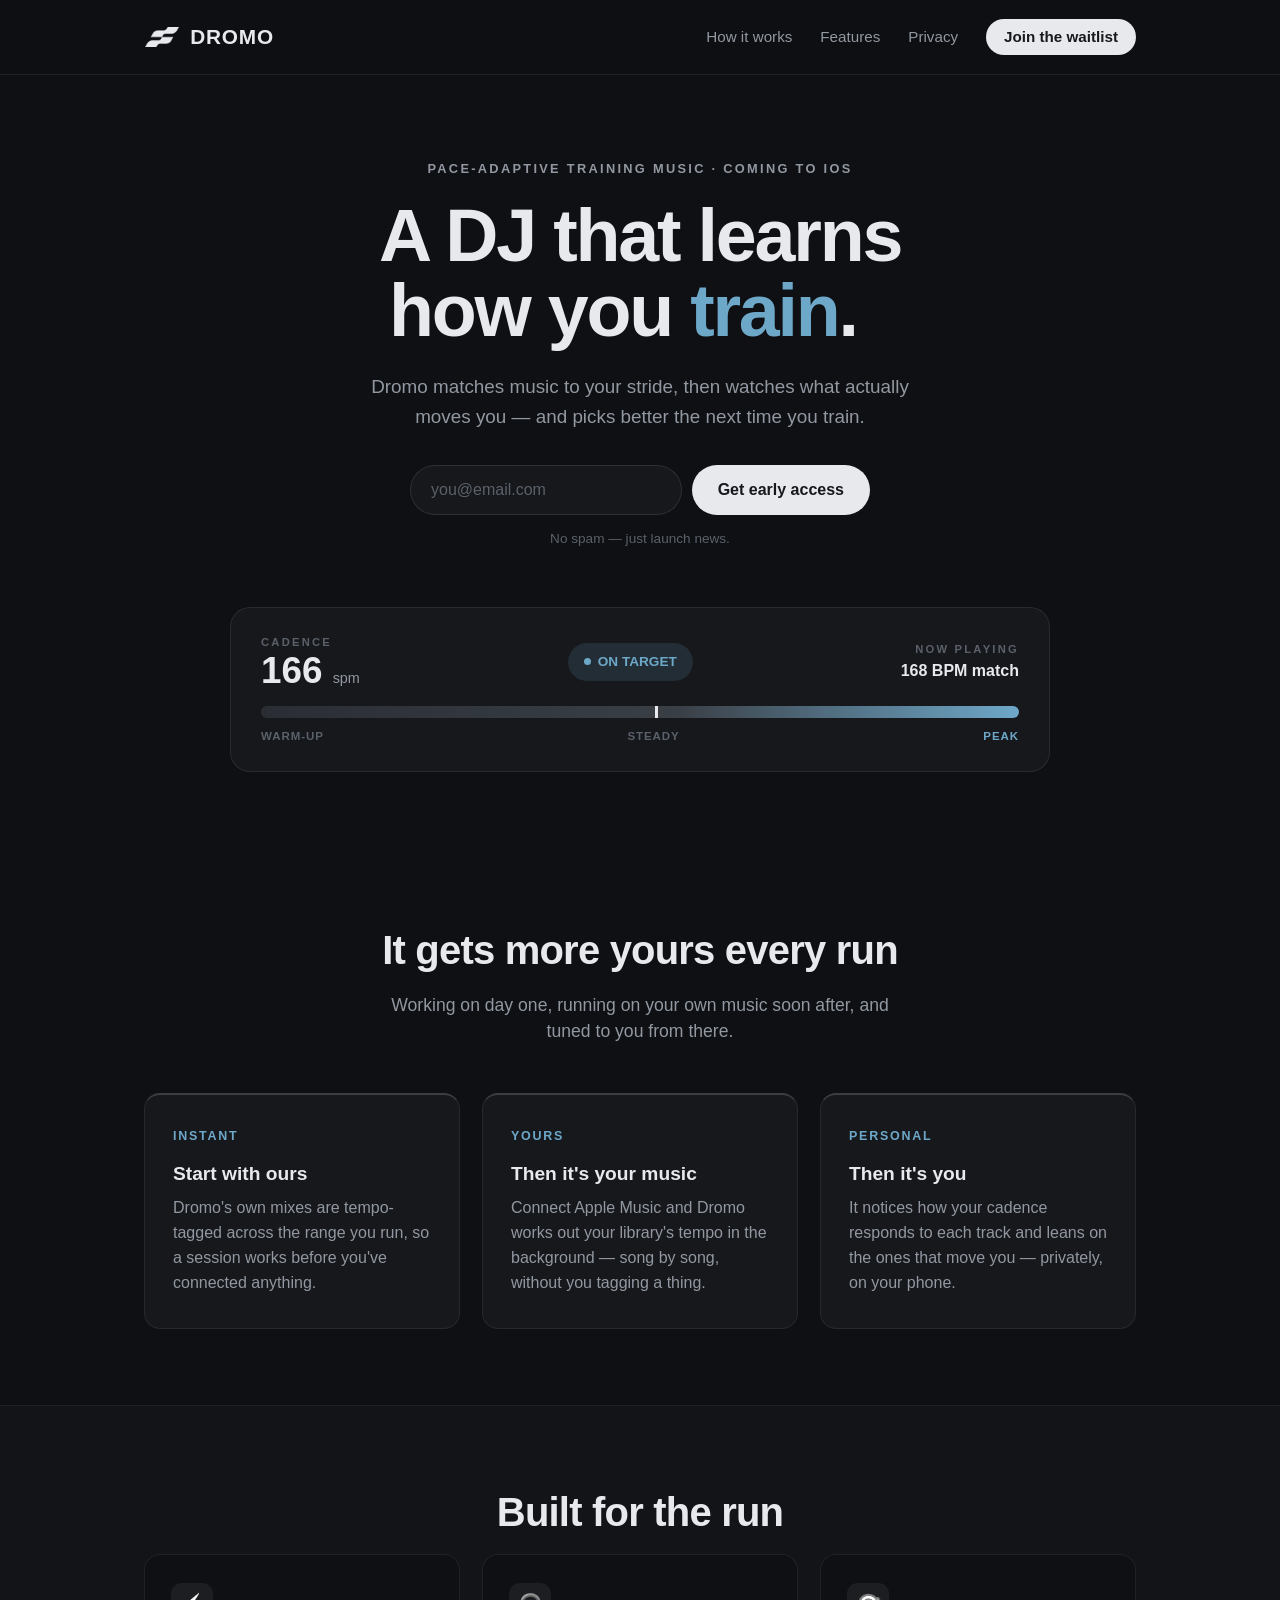
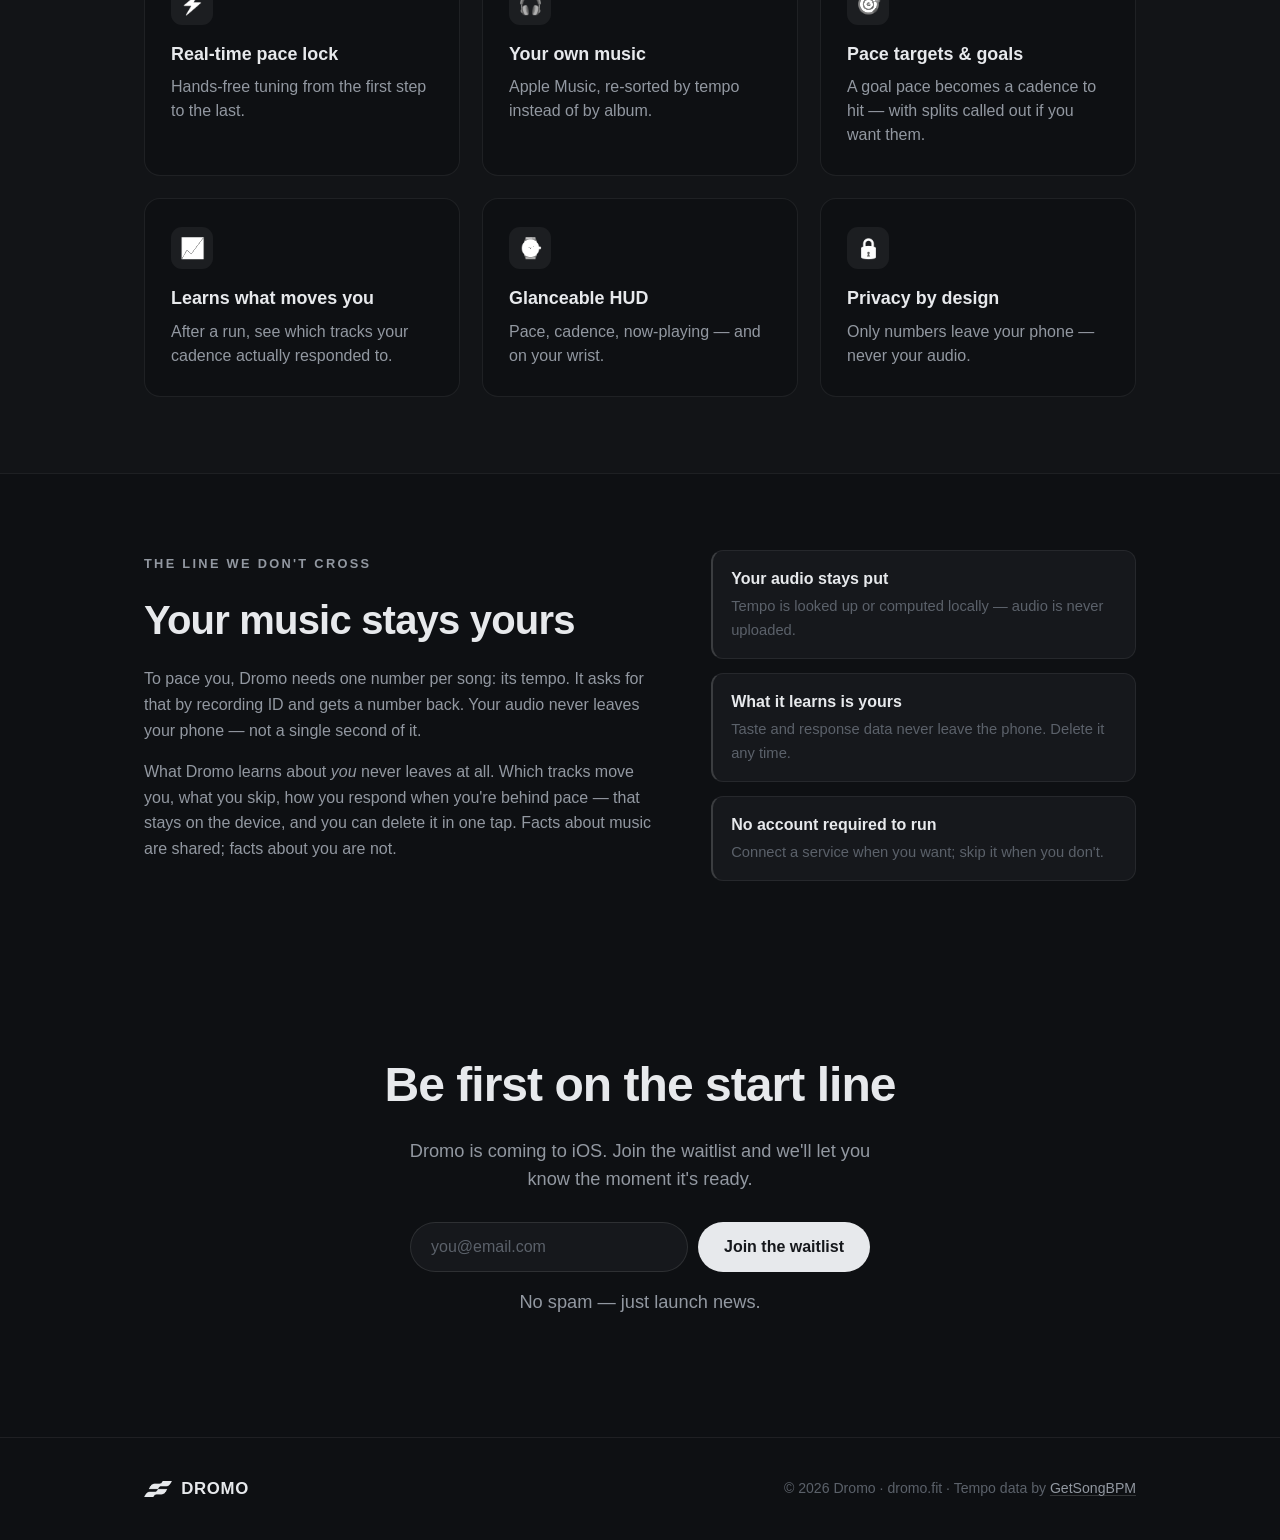
<file: website/index.html>
<!DOCTYPE html>
<html lang="en">
<head>
  <meta charset="UTF-8" />
  <meta name="viewport" content="width=device-width, initial-scale=1.0" />

  <title>Dromo — A DJ that learns how you train.</title>
  <meta name="description" content="Dromo matches music to your training cadence, then learns which tracks actually move you — and picks better the next time you train. Pace-adaptive training music for iOS, built privacy-first." />
  <meta name="theme-color" content="#0E1013" />
  <link rel="canonical" href="https://dromo.fit/" />

  <!-- Open Graph / social -->
  <meta property="og:type" content="website" />
  <meta property="og:url" content="https://dromo.fit/" />
  <meta property="og:title" content="Dromo — A DJ that learns how you train." />
  <meta property="og:description" content="Pace-adaptive training music that learns which tracks actually move you. Coming to iOS." />
  <meta property="og:image" content="https://dromo.fit/og-image.png" />
  <meta name="twitter:card" content="summary_large_image" />
  <meta name="twitter:title" content="Dromo — A DJ that learns how you train." />
  <meta name="twitter:description" content="Pace-adaptive training music that learns which tracks actually move you. Coming to iOS." />
  <meta name="twitter:image" content="https://dromo.fit/og-image.png" />

  <link rel="icon" href="favicon.svg" type="image/svg+xml" />
  <link rel="stylesheet" href="styles.css" />

  <!-- Decide before first paint whether the intro plays (avoids a flash). Gated to
       once per browsing session and disabled under reduced-motion; see script.js. -->
  <script>
    (function () {
      try {
        var reduce = window.matchMedia("(prefers-reduced-motion: reduce)").matches;
        var seen = sessionStorage.getItem("dromo-intro-seen");
        if (reduce || seen) {
          document.documentElement.className += " no-intro";
        } else {
          sessionStorage.setItem("dromo-intro-seen", "1");
        }
      } catch (e) {
        document.documentElement.className += " no-intro";
      }
    })();
  </script>
</head>
<body>
  <!-- ===== Wave mark intro ===== -->
  <div class="intro" aria-hidden="true">
    <div class="intro__mark"></div>
  </div>

  <div class="page" id="top">
    <!-- Nav -->
    <header class="nav">
      <div class="container nav__inner">
        <a class="wordmark" href="#top" aria-label="Dromo home"><span class="wordmark__mark" aria-hidden="true"></span>DROMO</a>
        <nav class="nav__links">
          <a href="#how">How it works</a>
          <a href="#features">Features</a>
          <a href="#privacy">Privacy</a>
          <a class="btn btn--small" href="#waitlist">Join the waitlist</a>
        </nav>
        <button class="nav__toggle" aria-label="Menu"><span></span><span></span></button>
      </div>
    </header>

    <main>
      <!-- Hero -->
      <section class="hero">
        <div class="container">
          <p class="eyebrow">Pace-adaptive training music · Coming to iOS</p>
          <!-- The verb rotates in script.js; "train" is the no-JS / reduced-motion state.
               The full stop lives inside the fixed-width slot so it stays against the word. -->
          <h1 class="hero__title">A DJ that learns<br />how you <span class="hero__slot"><span class="accent hero__verb" id="hero-verb">train</span>.</span></h1>
          <p class="hero__sub">
            Dromo matches music to your stride, then watches what actually moves you —
            and picks better the next time you train.
          </p>

          <form id="waitlist-hero" class="waitlist" novalidate>
            <input type="email" name="email" inputmode="email" autocomplete="email"
                   placeholder="you@email.com" aria-label="Email address" required />
            <button class="btn" type="submit">Get early access</button>
          </form>
          <p class="waitlist__note" id="waitlist-hero-note">No spam — just launch news.</p>

          <!-- Cadence meter card -->
          <div class="meter" aria-hidden="true">
            <div class="meter__head">
              <div>
                <p class="meter__label">CADENCE</p>
                <p class="meter__cadence"><span id="bpm-readout">168</span> <small>spm</small></p>
              </div>
              <div class="meter__status">ON TARGET</div>
              <div class="meter__now">
                <p class="meter__label">NOW PLAYING</p>
                <p>168 BPM match</p>
              </div>
            </div>
            <div class="meter__track"><span class="meter__tip"></span></div>
            <div class="meter__scale">
              <span>WARM-UP</span><span>STEADY</span><span class="is-peak">PEAK</span>
            </div>
          </div>
        </div>
      </section>

      <!-- How it works -->
      <section id="how" class="section">
        <div class="container">
          <h2 class="section__title">It gets more yours every run</h2>
          <p class="section__lede">Working on day one, running on your own music soon after, and tuned to you from there.</p>
          <ol class="steps">
            <!-- BEAT 1 depends on the fallback catalog shipping with audio. Until
                 Resources/Catalog/ is stocked (see CatalogLibrary.isStocked in the app),
                 this describes intent, not shipped behaviour. Don't publish it as live. -->
            <li class="step">
              <span class="step__num">INSTANT</span>
              <h3>Start with ours</h3>
              <p>Dromo's own mixes are tempo-tagged across the range you run, so a
                 session works before you've connected anything.</p>
            </li>
            <li class="step">
              <span class="step__num">YOURS</span>
              <h3>Then it's your music</h3>
              <p>Connect Apple Music and Dromo works out your library's tempo in the
                 background — song by song, without you tagging a thing.</p>
            </li>
            <li class="step">
              <span class="step__num">PERSONAL</span>
              <h3>Then it's you</h3>
              <p>It notices how your cadence responds to each track and leans on the
                 ones that move you — privately, on your phone.</p>
            </li>
          </ol>
        </div>
      </section>

      <!-- Features -->
      <section id="features" class="section section--alt">
        <div class="container">
          <h2 class="section__title">Built for the run</h2>
          <div class="features">
            <article class="feature">
              <div class="feature__icon">⚡</div>
              <h3>Real-time pace lock</h3>
              <p>Hands-free tuning from the first step to the last.</p>
            </article>
            <article class="feature">
              <div class="feature__icon">🎧</div>
              <h3>Your own music</h3>
              <p>Apple Music, re-sorted by tempo instead of by album.</p>
            </article>
            <article class="feature">
              <div class="feature__icon">🎯</div>
              <h3>Pace targets &amp; goals</h3>
              <p>A goal pace becomes a cadence to hit — with splits called out if you want them.</p>
            </article>
            <article class="feature">
              <div class="feature__icon">📈</div>
              <h3>Learns what moves you</h3>
              <p>After a run, see which tracks your cadence actually responded to.</p>
            </article>
            <article class="feature">
              <div class="feature__icon">⌚</div>
              <h3>Glanceable HUD</h3>
              <p>Pace, cadence, now-playing — and on your wrist.</p>
            </article>
            <article class="feature">
              <div class="feature__icon">🔒</div>
              <h3>Privacy by design</h3>
              <p>Only numbers leave your phone — never your audio.</p>
            </article>
          </div>
        </div>
      </section>

      <!--
        ===== Testimonials =====
        Recreated from design ref 4a but intentionally NOT rendered: the quotes, names,
        and PRs below are PLACEHOLDER content. Publishing invented testimonials as
        genuine would misrepresent real runners. Move this block inside <main> (above
        the CTA) and wrap it in `<section class="section">…</section>` once real,
        attributable quotes are supplied.

        <div class="container">
          <h2 class="section__title">Runners are already hooked</h2>
          <p class="section__lede">Early testers ran with Dromo through training blocks and race day.</p>
          <div class="testimonials">
            <figure class="quote">
              <div class="quote__mark">&ldquo;</div>
              <blockquote>The beat pulling me back on pace is uncanny — I stopped staring at my watch and just ran.</blockquote>
              <figcaption>
                <div class="quote__avatar"></div>
                <div><p class="quote__name">Maya R.</p><p class="quote__detail">Marathoner · 3:24 PR</p></div>
              </figcaption>
            </figure>
            <figure class="quote">
              <div class="quote__mark">&ldquo;</div>
              <blockquote>Finally, my own playlist sorted by tempo instead of by album. Every easy run feels effortless now.</blockquote>
              <figcaption>
                <div class="quote__avatar"></div>
                <div><p class="quote__name">Devin O.</p><p class="quote__detail">5K &amp; 10K · run club lead</p></div>
              </figcaption>
            </figure>
            <figure class="quote">
              <div class="quote__mark">&ldquo;</div>
              <blockquote>Negative-split my half without thinking about it. When I drift, the tempo nudges me — that's it.</blockquote>
              <figcaption>
                <div class="quote__avatar"></div>
                <div><p class="quote__name">Priya S.</p><p class="quote__detail">Half marathon · 4 runs/wk</p></div>
              </figcaption>
            </figure>
          </div>
        </div>
      -->

      <!-- Privacy -->
      <section id="privacy" class="section">
        <div class="container privacy">
          <div class="privacy__copy">
            <p class="eyebrow">The line we don't cross</p>
            <h2 class="section__title">Your music stays yours</h2>
            <p>
              To pace you, Dromo needs one number per song: its tempo. It asks for that by recording ID and
              gets a number back. Your audio never leaves your phone — not a single second of it.
            </p>
            <p>
              What Dromo learns about <em>you</em> never leaves at all. Which tracks move you, what you skip,
              how you respond when you're behind pace — that stays on the device, and you can delete it in
              one tap. Facts about music are shared; facts about you are not.
            </p>
          </div>
          <ul class="privacy__list">
            <li><strong>Your audio stays put</strong><span>Tempo is looked up or computed locally — audio is never uploaded.</span></li>
            <li><strong>What it learns is yours</strong><span>Taste and response data never leave the phone. Delete it any time.</span></li>
            <li><strong>No account required to run</strong><span>Connect a service when you want; skip it when you don't.</span></li>
          </ul>
        </div>
      </section>

      <!-- Final CTA -->
      <section id="waitlist" class="cta">
        <div class="container">
          <h2>Be first on the start line</h2>
          <p>Dromo is coming to iOS. Join the waitlist and we'll let you know the moment it's ready.</p>
          <form id="waitlist-cta" class="waitlist" novalidate>
            <input type="email" name="email" inputmode="email" autocomplete="email"
                   placeholder="you@email.com" aria-label="Email address" required />
            <button class="btn" type="submit">Join the waitlist</button>
          </form>
          <p class="waitlist__note" id="waitlist-cta-note">No spam — just launch news.</p>
        </div>
      </section>
    </main>

    <footer class="footer">
      <div class="container footer__inner">
        <div class="wordmark"><span class="wordmark__mark" aria-hidden="true"></span>DROMO</div>
        <p class="footer__legal">© <span id="year">2026</span> Dromo · dromo.fit ·
          Tempo data by <a class="footer__link" href="https://getsongbpm.com"
             target="_blank" rel="noopener">GetSongBPM</a></p>
      </div>
    </footer>
  </div>

  <script src="script.js"></script>
</body>
</html>
</file>
<file: website/styles.css>
/* Dromo landing — "Minimal" system (design ref 4a desktop / 5a mobile).
   Greyscale on near-black; blue pulled all the way back to one subtle steel accent.
   No build step, no dependencies. */

/* ---- Tokens ---- */
:root {
  --bg: #0E1013;
  --surface: #16181C;
  --surface-alt: #121417;
  --border: rgba(255, 255, 255, 0.07);
  --border-strong: rgba(255, 255, 255, 0.16);
  --text: #E7E9EC;
  --text-2: #9298A1;
  --text-3: #5B616A;
  --accent: #6EA8C9;           /* subtle steel-blue — used sparingly */
  --btn-fill: #E7E9EC;
  --btn-text: #16181C;

  --radius-pill: 999px;
  --radius-card: 16px;

  --gutter: 44px;
  --section-y: 76px;
  --maxw: 1080px;

  --intro-sheet: #0B0D10;

  font-family: "Helvetica Neue", Helvetica, Arial, sans-serif;
}

/* ---- Reset / base ---- */
*, *::before, *::after { box-sizing: border-box; }

html { -webkit-text-size-adjust: 100%; scroll-behavior: smooth; }

body {
  margin: 0;
  background: var(--bg);
  color: var(--text);
  font-family: "Helvetica Neue", Helvetica, Arial, sans-serif;
  line-height: 1.5;
  -webkit-font-smoothing: antialiased;
  text-rendering: optimizeLegibility;
}

img { max-width: 100%; display: block; }
a { color: inherit; text-decoration: none; }
::selection { background: rgba(110, 168, 201, 0.3); }

.container {
  width: 100%;
  max-width: var(--maxw);
  margin: 0 auto;
  padding-inline: var(--gutter);
}

/* Reveal the page out of a blur when the intro plays. Disabled with no-intro. */
.page { animation: introReveal 1.1s ease 2.9s both; }
html.no-intro .page { animation: none; }

/* ---- Wordmark: wave mark + DROMO ---- */
.wordmark {
  display: inline-flex;
  align-items: center;
  font-weight: 700;
  letter-spacing: 0.04em;
  color: var(--text);
}
.wordmark__mark {
  display: inline-block;
  width: 1.72em;               /* mark is 1.72:1 */
  height: 1em;
  margin-right: 0.5em;
  background: currentColor;    /* black artwork used as a mask, so it inherits --text */
  -webkit-mask: url("logo-wave.png") center / contain no-repeat;
  mask: url("logo-wave.png") center / contain no-repeat;
}

/* ---- Buttons ---- */
.btn {
  display: inline-flex;
  align-items: center;
  justify-content: center;
  border: 0;
  border-radius: var(--radius-pill);
  background: var(--btn-fill);
  color: var(--btn-text);
  font: 600 1rem/1 "Helvetica Neue", Helvetica, Arial, sans-serif;
  padding: 15px 26px;
  cursor: pointer;
  transition: transform 0.2s ease, opacity 0.2s ease;
  white-space: nowrap;
}
.btn:hover { transform: translateY(-2px); }
.btn:disabled { opacity: 0.6; cursor: default; transform: none; }
.btn--small { padding: 10px 18px; font-size: 0.95rem; }

/* ---- Nav ---- */
.nav {
  position: sticky;
  top: 0;
  z-index: 8;
  background: rgba(14, 16, 19, 0.86);
  backdrop-filter: saturate(140%) blur(12px);
  border-bottom: 1px solid var(--border);
}
.nav__inner {
  height: 74px;
  display: flex;
  align-items: center;
  justify-content: space-between;
}
.nav .wordmark { font-size: 1.3rem; }
.nav__links {
  display: flex;
  align-items: center;
  gap: 28px;
  font-weight: 500;
  font-size: 0.95rem;
}
.nav__links a { color: var(--text-2); transition: color 0.2s ease; }
.nav__links a:hover { color: var(--text); }
.nav__links .btn { color: var(--btn-text); }
.nav__toggle { display: none; }

/* ---- Eyebrow / headings ---- */
.eyebrow {
  color: var(--text-2);
  font-weight: 600;
  font-size: 0.8rem;
  text-transform: uppercase;
  letter-spacing: 0.18em;
  margin: 0 0 20px;
}
.section { padding: var(--section-y) 0; }
.section--alt {
  background: var(--surface-alt);
  border-block: 1px solid rgba(255, 255, 255, 0.05);
}
.section__title {
  font-size: 2.5rem;
  font-weight: 700;
  letter-spacing: -0.02em;
  text-align: center;
  margin: 0 0 12px;
}
.section__lede {
  text-align: center;
  color: var(--text-2);
  font-size: 1.1rem;
  max-width: 540px;
  margin: 0 auto 48px;
}
.accent { color: var(--accent); }
/* Rotating hero verb. The slot is pinned to the widest word ("swim." — measured at
   2.72em in this face at its -0.03em tracking) so the line's total width never
   changes and "how you" holds still; only the word crossfades. Left-aligned, so the
   space after "you" stays a normal word space and the slack falls after the stop.
   em rather than px, so it survives the mobile font-size. */
.hero__slot {
  display: inline-block;
  width: 2.73em;
  text-align: left;
}
.hero__verb { transition: opacity 0.38s ease; }
.hero__verb.is-swapping { opacity: 0; }

/* ---- Hero ---- */
.hero { padding: 84px 0 72px; text-align: center; }
.hero__title {
  font-size: 4.6rem;
  font-weight: 700;
  line-height: 1.02;
  letter-spacing: -0.03em;
  margin: 0 auto;
  max-width: 820px;
}
.hero__sub {
  font-size: 1.18rem;
  color: var(--text-2);
  max-width: 540px;
  margin: 24px auto 34px;
  line-height: 1.55;
}

/* ---- Waitlist form ---- */
.waitlist {
  display: flex;
  gap: 10px;
  max-width: 460px;
  margin: 0 auto;
}
.waitlist input {
  flex: 1;
  min-width: 0;
  background: var(--surface);
  border: 1px solid rgba(255, 255, 255, 0.1);
  border-radius: var(--radius-pill);
  color: var(--text);
  font: 400 1rem/1 "Helvetica Neue", Helvetica, Arial, sans-serif;
  padding: 15px 20px;
}
.waitlist input::placeholder { color: var(--text-3); }
.waitlist input:focus {
  outline: none;
  border-color: rgba(255, 255, 255, 0.24);
}
.waitlist__note {
  color: var(--text-3);
  font-size: 0.85rem;
  margin: 14px auto 0;
  max-width: 460px;
  min-height: 1.2em;
}
.waitlist__note.is-success { color: #7bd88f; }
.waitlist__note.is-error { color: #e07a7a; }

/* ---- Hero cadence meter card ---- */
.meter {
  max-width: 820px;
  margin: 58px auto 0;
  background: var(--surface);
  border: 1px solid rgba(255, 255, 255, 0.08);
  border-radius: 20px;
  padding: 26px 30px;
  text-align: left;
}
.meter__head {
  display: flex;
  align-items: center;
  justify-content: space-between;
  gap: 16px;
  margin-bottom: 16px;
}
.meter__label {
  color: var(--text-3);
  font-size: 0.7rem;
  letter-spacing: 0.2em;
  font-weight: 600;
  margin: 0;
}
.meter__cadence {
  font-size: 2.3rem;
  font-weight: 700;
  line-height: 1;
  margin: 2px 0 0;
}
.meter__cadence small { font-size: 0.9rem; color: var(--text-2); font-weight: 400; }
.meter__status {
  display: inline-flex;
  align-items: center;
  gap: 7px;
  background: rgba(110, 168, 201, 0.14);
  color: var(--accent);
  font-weight: 600;
  font-size: 0.85rem;
  padding: 9px 16px;
  border-radius: var(--radius-pill);
  white-space: nowrap;
}
.meter__status::before {
  content: "";
  width: 7px;
  height: 7px;
  border-radius: var(--radius-pill);
  background: var(--accent);
}
.meter__now { text-align: right; }
.meter__now p:last-child { font-weight: 600; font-size: 1rem; margin: 2px 0 0; }
.meter__track {
  position: relative;
  height: 12px;
  border-radius: var(--radius-pill);
  background: linear-gradient(90deg, #2A2E34, #3A3F46 55%, var(--accent));
  overflow: hidden;
}
.meter__tip {
  position: absolute;
  top: -4px;
  left: 52%;
  width: 3px;
  height: 20px;
  background: var(--text);
  border-radius: 2px;
}
.meter__scale {
  display: flex;
  justify-content: space-between;
  margin-top: 10px;
  font-weight: 600;
  font-size: 0.72rem;
  letter-spacing: 0.08em;
  color: var(--text-3);
}
.meter__scale .is-peak { color: var(--accent); }

/* ---- How it works ---- */
.steps {
  list-style: none;
  margin: 0;
  padding: 0;
  display: grid;
  grid-template-columns: repeat(3, 1fr);
  gap: 22px;
}
.step {
  background: var(--surface);
  border: 1px solid var(--border);
  border-top: 2px solid var(--border-strong);
  border-radius: var(--radius-card);
  padding: 32px 28px;
}
.step__num {
  display: block;
  color: var(--accent);
  font-weight: 600;
  font-size: 0.78rem;
  letter-spacing: 0.14em;
  margin-bottom: 14px;
}
.step h3 { font-size: 1.2rem; font-weight: 600; margin: 0 0 8px; }
.step p { color: var(--text-2); margin: 0; line-height: 1.55; }

/* ---- Features ---- */
.features {
  display: grid;
  grid-template-columns: repeat(3, 1fr);
  gap: 22px;
}
.feature {
  background: var(--bg);
  border: 1px solid var(--border);
  border-radius: var(--radius-card);
  padding: 28px 26px;
}
.feature__icon {
  display: flex;
  align-items: center;
  justify-content: center;
  width: 42px;
  height: 42px;
  border-radius: 11px;
  background: rgba(255, 255, 255, 0.06);
  font-size: 1.25rem;
  filter: grayscale(1) brightness(1.5);
  margin-bottom: 16px;
}
.feature h3 { font-size: 1.12rem; font-weight: 600; margin: 0 0 8px; }
.feature p { color: var(--text-2); margin: 0; }

/* ---- Privacy ---- */
.privacy {
  display: grid;
  grid-template-columns: 1.1fr 0.9fr;
  gap: 48px;
  align-items: center;
}
.privacy h2 { text-align: left; margin: 0 0 16px; }
.privacy__copy p { color: var(--text-2); margin: 0 0 16px; line-height: 1.6; }
.privacy__list { list-style: none; margin: 0; padding: 0; display: grid; gap: 14px; }
.privacy__list li {
  background: var(--surface);
  border: 1px solid var(--border);
  border-left: 2px solid var(--border-strong);
  border-radius: 12px;
  padding: 16px 18px;
}
.privacy__list strong { display: block; font-weight: 600; margin-bottom: 3px; }
.privacy__list span { color: var(--text-3); font-size: 0.92rem; }

/* ---- Testimonials (see index.html — disabled until real quotes exist) ---- */
.testimonials {
  display: grid;
  grid-template-columns: repeat(3, 1fr);
  gap: 22px;
}
.quote {
  background: var(--surface);
  border: 1px solid var(--border);
  border-radius: var(--radius-card);
  padding: 30px 28px;
  margin: 0;
}
.quote__mark { color: var(--text-3); font-size: 2.4rem; font-weight: 700; line-height: 0.6; height: 20px; }
.quote blockquote { margin: 0 0 22px; font-size: 1.06rem; line-height: 1.55; }
.quote figcaption { display: flex; align-items: center; gap: 12px; }
.quote__avatar { width: 40px; height: 40px; border-radius: var(--radius-pill); background: #2A2E34; flex-shrink: 0; }
.quote__name { font-weight: 600; margin: 0; font-size: 0.95rem; }
.quote__detail { color: var(--text-3); margin: 0; font-size: 0.82rem; }

/* ---- Final CTA ---- */
.cta { padding: 92px 0; text-align: center; }
.cta h2 { font-size: 3rem; font-weight: 700; letter-spacing: -0.02em; margin: 0; }
.cta p { color: var(--text-2); font-size: 1.14rem; margin: 16px auto 30px; max-width: 470px; }

/* ---- Footer ---- */
.footer { border-top: 1px solid var(--border); }
.footer__inner {
  padding-block: 38px;
  display: flex;
  align-items: center;
  justify-content: space-between;
  gap: 16px;
}
.footer .wordmark { font-size: 1.05rem; }
.footer__legal { color: var(--text-3); font-size: 0.88rem; margin: 0; }
/* Attribution required by the GetSongBPM API terms — a real link, not styled away:
   they suspend keys for missing backlinks, and a link nobody can see isn't one. */
.footer__link {
  color: var(--text-2);
  text-decoration: underline;
  text-underline-offset: 2px;
  text-decoration-color: var(--border-strong);
  transition: color 0.2s ease;
}
.footer__link:hover { color: var(--text); }

/* ---- Wave mark intro overlay ---- */
.intro {
  position: fixed;
  inset: 0;
  z-index: 50;
  background: var(--intro-sheet);
  display: flex;
  align-items: center;
  justify-content: center;
  animation: introFade 0.9s ease 2.9s forwards;
}
html.no-intro .intro { display: none; }
/* Same masked artwork as the nav mark, so it takes --text and stays crisp. */
.intro__mark {
  width: min(136px, 18.4vw);   /* 40% of the original 340px / 46vw */
  aspect-ratio: 1.72;          /* the mark's own proportions */
  background: currentColor;
  color: var(--text);
  -webkit-mask: url("logo-wave.png") center / contain no-repeat;
  mask: url("logo-wave.png") center / contain no-repeat;
  /* Ends at 2.9s, where the sheet's own fade and the page reveal pick up. */
  animation: introMark 2.7s ease 0.2s both;
}

@keyframes introMark {
  0%   { opacity: 0; transform: scale(0.94); }
  22%  { opacity: 1; transform: scale(1); }
  60%  { opacity: 1; transform: scale(1); }
  100% { opacity: 0; transform: scale(1.03); }
}
@keyframes introFade { to { opacity: 0; visibility: hidden; } }
@keyframes introReveal {
  from { opacity: 0; filter: blur(12px); transform: scale(1.03); }
  to { opacity: 1; filter: blur(0); transform: none; }
}

/* ---- Responsive (mobile — design ref 5a) ---- */
@media (max-width: 720px) {
  :root { --gutter: 22px; --section-y: 34px; }

  .nav__inner { height: 62px; }
  .nav__links a:not(.btn),
  .nav__links .btn { display: none; }
  .nav__toggle {
    display: flex;
    flex-direction: column;
    gap: 4px;
    background: none;
    border: 0;
    padding: 6px;
    cursor: pointer;
  }
  .nav__toggle span { width: 19px; height: 2px; background: var(--text-2); border-radius: 2px; }

  .hero { padding: 40px 0 34px; }
  .hero__title { font-size: 2.5rem; line-height: 1.05; }
  .hero__sub { font-size: 1rem; margin: 16px auto 22px; }

  .waitlist { flex-direction: column; }
  .waitlist input { text-align: left; }
  .waitlist .btn { width: 100%; }

  .section__title { font-size: 1.6rem; }
  .section__lede { font-size: 1rem; margin-bottom: 28px; }

  .meter { margin-top: 32px; padding: 20px; border-radius: 18px; }
  .meter__cadence { font-size: 1.8rem; }

  /* Steps: vertical stack, left accent rule instead of top rule. */
  .steps { grid-template-columns: 1fr; gap: 12px; }
  .step { border-top: 1px solid var(--border); border-left: 2px solid var(--border-strong); padding: 20px 18px; }

  .features { grid-template-columns: repeat(2, 1fr); gap: 12px; }
  .feature { padding: 18px 16px; }

  .privacy { grid-template-columns: 1fr; gap: 24px; }
  .privacy h2 { text-align: center; }

  .testimonials { grid-template-columns: 1fr; }
  .testimonials .quote:nth-child(n + 2) { display: none; }

  .cta { padding: 56px 0; }
  .cta h2 { font-size: 1.9rem; }

  .footer__inner { flex-direction: column; gap: 12px; text-align: center; }
  /* .intro__mark sizes off min(136px, 18.4vw), so it needs no override here. */
}

/* ---- Reduced motion: no intro, no looping motion ---- */
@media (prefers-reduced-motion: reduce) {
  html { scroll-behavior: auto; }
  .page { animation: none; }
  .intro { display: none; }
  .btn:hover { transform: none; }
  * { animation-duration: 0.001ms !important; animation-iteration-count: 1 !important; }
}
</file>
